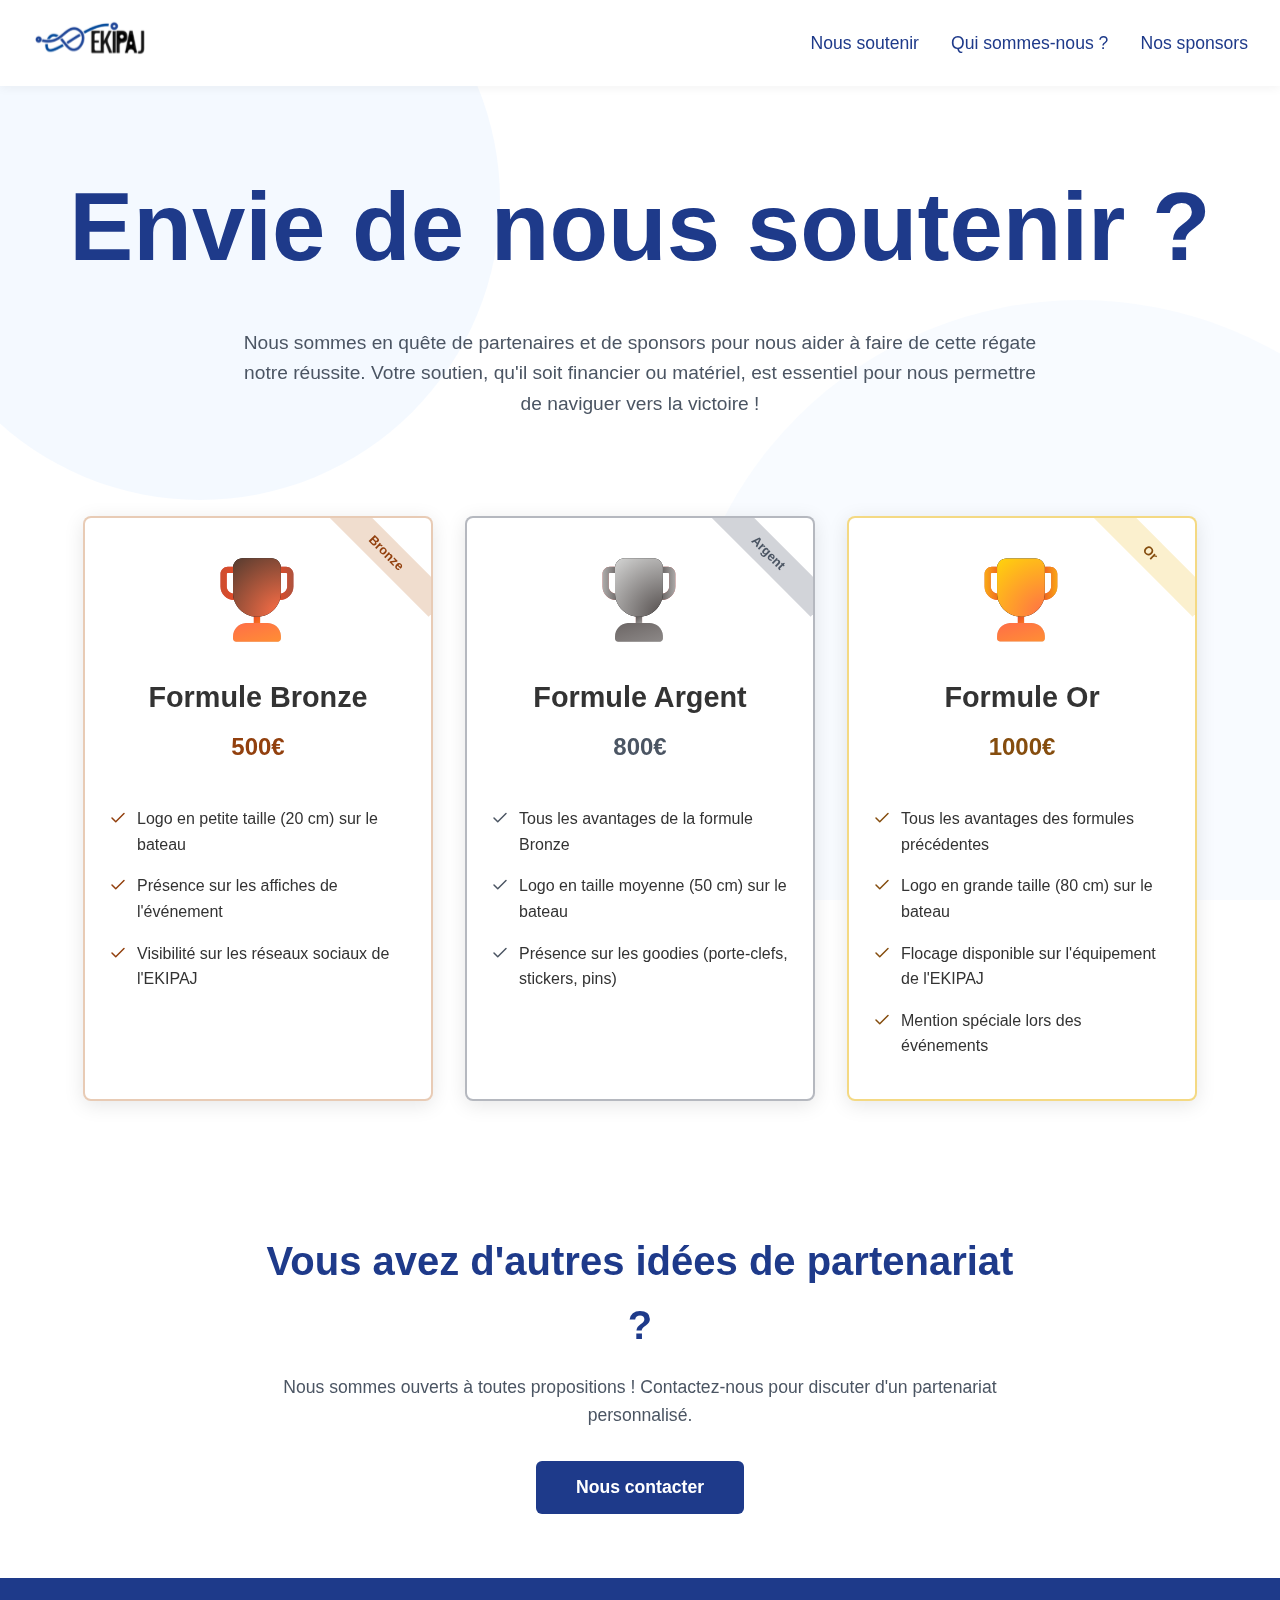
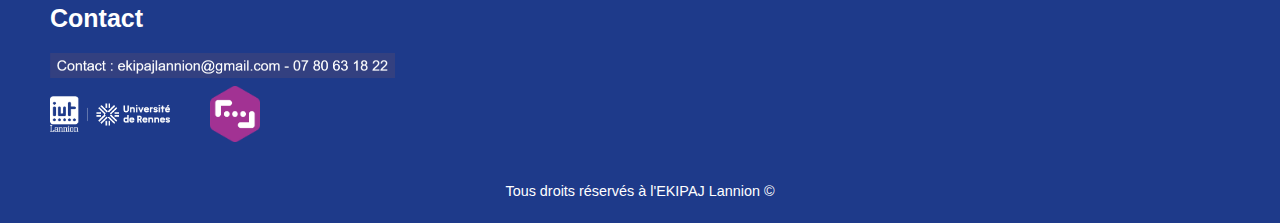
<file: pages/nous-soutenir.html>
<!DOCTYPE html>
<html lang="fr">
<head>
    <meta charset="UTF-8">
    <meta name="viewport" content="width=device-width, initial-scale=1.0">
    <title>EKIPAJ - Régate des IUT</title>
    <link rel="stylesheet" href="../style/style-nous-soutenir.css">
    <link rel="stylesheet" href="../style/nav.css">
    <link rel="stylesheet" href="../style/footer.css">
</head>
<body>
    <div class="background-elements">
        <div class="ellipse ellipse1"></div>
        <div class="ellipse ellipse2"></div>
    </div>

    <header>
        <a href="./index.html">
            <div class="logo-container">
                <img src="../style/img/logo.svg" alt="Logo EKIPAJ">
            </div>
        </a>

        <div class="menu-toggle" id="menu-toggle">
            <div class="hamburger"></div>
        </div>
        <nav class="menu" id="menu">
            <ul>
                <li><a href="./nous-soutenir.html">Nous soutenir</a></li>
                <li><a href="./QuiSommesNous.html">Qui sommes-nous ?</a></li>
                <li><a href="./sponsor.html">Nos sponsors</a></li>
            </ul>
        </nav>
    </header>

    <main>
        <section class="hero">
            <h1 id="headtitle">Envie de nous soutenir ?</h1>
            <p id="headdesc">Nous sommes en quête de partenaires et de sponsors pour nous aider à faire de cette régate notre réussite. Votre soutien, qu'il soit financier ou matériel, est essentiel pour nous permettre de naviguer vers la victoire !</p>
        </section>

        <section class="pricing-section">
            <div class="pricing-container">
                <!-- offre or -->
                <div class="pricing-card bronze">
                    <div class="ribbon">Bronze</div>
                    <div class="card-header">
                        <div class="trophy-container">
                            <img src="../style/img/bronze.svg" alt="Trophée Bronze">
                        </div>
                        <h2>Formule Bronze</h2>
                        <p class="price">500€</p>
                    </div>
                    <div class="card-content">
                        <ul class="benefits-list">
                            <li>
                                <svg class="check-icon" xmlns="http://www.w3.org/2000/svg" viewBox="0 0 24 24" fill="none" stroke="currentColor" stroke-width="2" stroke-linecap="round" stroke-linejoin="round">
                                    <polyline points="20 6 9 17 4 12"></polyline>
                                </svg>
                                <span>Logo en petite taille (20 cm) sur le bateau</span>
                            </li>
                            <li>
                                <svg class="check-icon" xmlns="http://www.w3.org/2000/svg" viewBox="0 0 24 24" fill="none" stroke="currentColor" stroke-width="2" stroke-linecap="round" stroke-linejoin="round">
                                    <polyline points="20 6 9 17 4 12"></polyline>
                                </svg>
                                <span>Présence sur les affiches de l'événement</span>
                            </li>
                            <li>
                                <svg class="check-icon" xmlns="http://www.w3.org/2000/svg" viewBox="0 0 24 24" fill="none" stroke="currentColor" stroke-width="2" stroke-linecap="round" stroke-linejoin="round">
                                    <polyline points="20 6 9 17 4 12"></polyline>
                                </svg>
                                <span>Visibilité sur les réseaux sociaux de l'EKIPAJ</span>
                            </li>
                        </ul>
                    </div>
                </div>

                <!-- offre argent -->
                <div class="pricing-card silver">
                    <div class="ribbon">Argent</div>
                    <div class="card-header">
                        <div class="trophy-container">
                            <img src="../style/img/argent.svg" alt="Trophée Argent">
                        </div>
                        <h2>Formule Argent</h2>
                        <p class="price">800€</p>
                    </div>
                    <div class="card-content">
                        <ul class="benefits-list">
                            <li>
                                <svg class="check-icon" xmlns="http://www.w3.org/2000/svg" viewBox="0 0 24 24" fill="none" stroke="currentColor" stroke-width="2" stroke-linecap="round" stroke-linejoin="round">
                                    <polyline points="20 6 9 17 4 12"></polyline>
                                </svg>
                                <span>Tous les avantages de la formule Bronze</span>
                            </li>
                            <li>
                                <svg class="check-icon" xmlns="http://www.w3.org/2000/svg" viewBox="0 0 24 24" fill="none" stroke="currentColor" stroke-width="2" stroke-linecap="round" stroke-linejoin="round">
                                    <polyline points="20 6 9 17 4 12"></polyline>
                                </svg>
                                <span>Logo en taille moyenne (50 cm) sur le bateau</span>
                            </li>
                            <li>
                                <svg class="check-icon" xmlns="http://www.w3.org/2000/svg" viewBox="0 0 24 24" fill="none" stroke="currentColor" stroke-width="2" stroke-linecap="round" stroke-linejoin="round">
                                    <polyline points="20 6 9 17 4 12"></polyline>
                                </svg>
                                <span>Présence sur les goodies (porte-clefs, stickers, pins)</span>
                            </li>
                        </ul>
                    </div>
                </div>

                <!-- offre or -->
                <div class="pricing-card gold">
                    <div class="ribbon">Or</div>
                    <div class="card-header">
                        <div class="trophy-container">
                            <img src="../style/img/or.svg" alt="Trophée Or">
                        </div>
                        <h2>Formule Or</h2>
                        <p class="price">1000€</p>
                    </div>
                    <div class="card-content">
                        <ul class="benefits-list">
                            <li>
                                <svg class="check-icon" xmlns="http://www.w3.org/2000/svg" viewBox="0 0 24 24" fill="none" stroke="currentColor" stroke-width="2" stroke-linecap="round" stroke-linejoin="round">
                                    <polyline points="20 6 9 17 4 12"></polyline>
                                </svg>
                                <span>Tous les avantages des formules précédentes</span>
                            </li>
                            <li>
                                <svg class="check-icon" xmlns="http://www.w3.org/2000/svg" viewBox="0 0 24 24" fill="none" stroke="currentColor" stroke-width="2" stroke-linecap="round" stroke-linejoin="round">
                                    <polyline points="20 6 9 17 4 12"></polyline>
                                </svg>
                                <span>Logo en grande taille (80 cm) sur le bateau</span>
                            </li>
                            <li>
                                <svg class="check-icon" xmlns="http://www.w3.org/2000/svg" viewBox="0 0 24 24" fill="none" stroke="currentColor" stroke-width="2" stroke-linecap="round" stroke-linejoin="round">
                                    <polyline points="20 6 9 17 4 12"></polyline>
                                </svg>
                                <span>Flocage disponible sur l'équipement de l'EKIPAJ</span>
                            </li>
                            <li>
                                <svg class="check-icon" xmlns="http://www.w3.org/2000/svg" viewBox="0 0 24 24" fill="none" stroke="currentColor" stroke-width="2" stroke-linecap="round" stroke-linejoin="round">
                                    <polyline points="20 6 9 17 4 12"></polyline>
                                </svg>
                                <span>Mention spéciale lors des événements</span>
                            </li>
                        </ul>
                    </div>
                </div>
            </div>
        </section>

        <section class="contact-section">
            <h2>Vous avez d'autres idées de partenariat ?</h2>
            <p>Nous sommes ouverts à toutes propositions ! Contactez-nous pour discuter d'un partenariat personnalisé.</p>
            <button class="cta-button contact-button" onclick="showAlert()">Nous contacter</button>
        </section>
    </main>

    <footer class="footer">
        
        <div class="footer-content">
          <div class="contact-info">
            <h3 style="font-size: 25px; text-align: left;">Contact</h3>
            <div class="contact-item">
                <img style="width: 30%; margin-right: auto;" src="../style/img/informationContact.png" alt="ekipajlannion@gmail.com 0780631822">
            </div>
          </div>
          
          <div class="logos">
            <a href="https://iut-lannion.univ-rennes.fr/">
            <div class="logo-container">
              <img src="../style/img/tmp_IUT_lannion_UR_logo_web_blanc.png" alt="Logo et lien vers le site de l'IUT de lannion" class="logo" id="iut-logo">
              <span class="logo-tooltip">IUT de Lannion</span>
            </div>
            </a>
            <a href="https://iut-lannion.univ-rennes.fr/metiers-du-multimedia-et-de-linternet"></a>
            <div id="mmilogo" class="logo-container">
              <img src="../style/img/mmi.png" alt="Logo et lien vers formation MMI de l'IUT de Lannion" class="logo" id="mmi-logo">
              <span class="logo-tooltip">Formation MMI</span>
            </div>
            </a>
          </div>
        </div>
        
        <div class="copyright">
          <p>Tous droits réservés à l'EKIPAJ Lannion &copy; <span id="year"></span></p>
        </div>
    </footer>

    <script src="../script.js"></script>
</body>
</html>
</file>
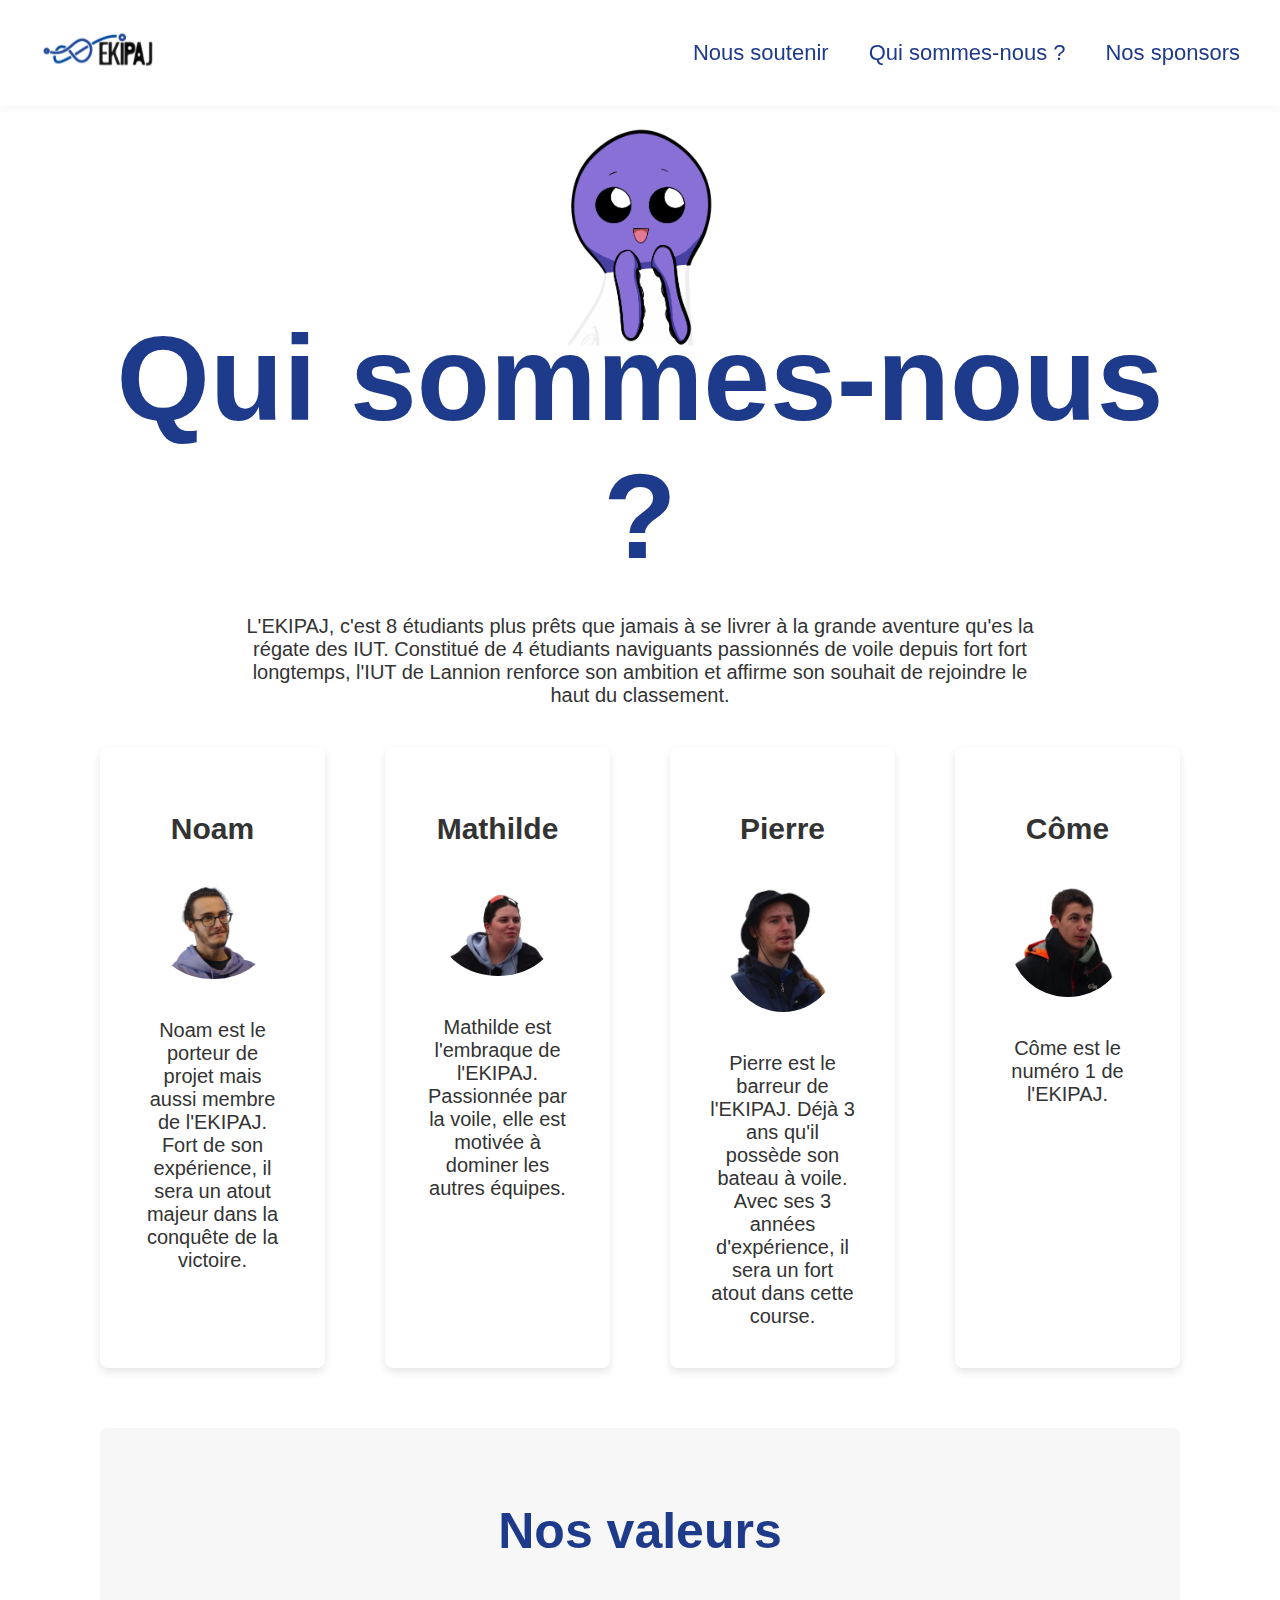
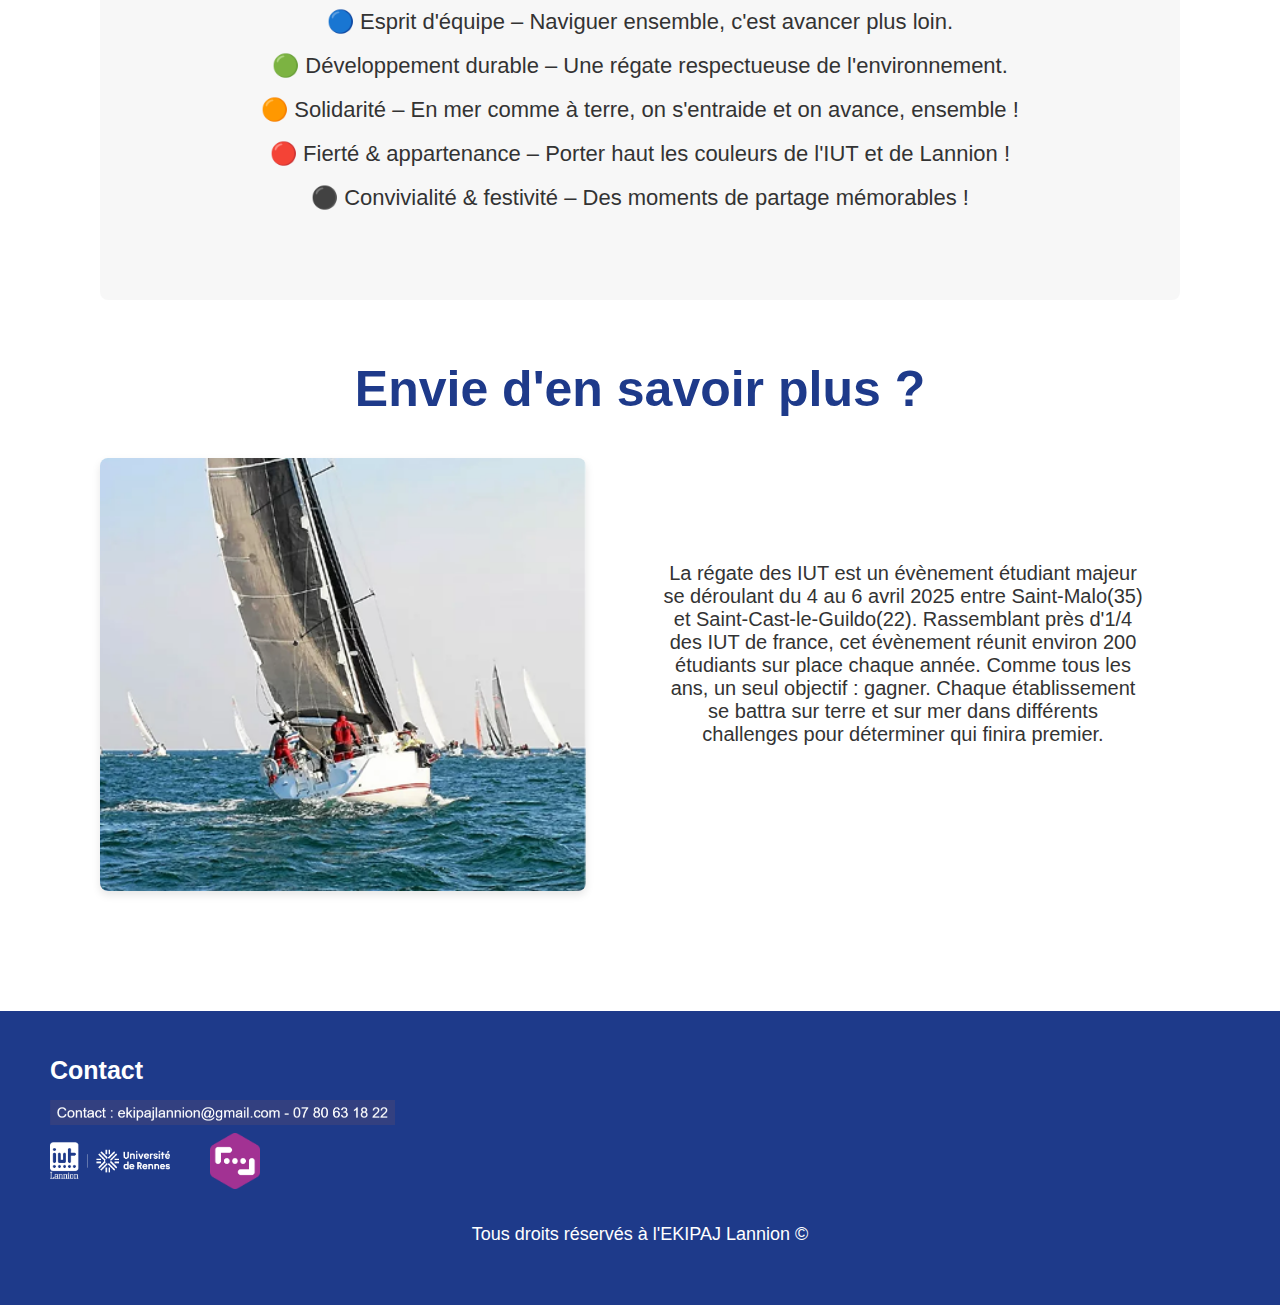
<file: pages/QuiSommesNous.html>
<!DOCTYPE html>
<html lang="fr">
<head>
    <meta charset="UTF-8">
    <meta name="viewport" content="width=device-width, initial-scale=1.0">
    <title>EKIPAJ - Régate des IUT</title>
    <link rel="stylesheet" href="../style/style-QuiSommesNous.css">
    <link rel="stylesheet" href="../style/nav.css">
    <link rel="stylesheet" href="../style/footer.css">
</head>

<body>
<div class="background-elements">
    <div class="ellipse ellipse1"></div>
    <div class="ellipse ellipse2"></div>
</div>

<header>
    <a href="./index.html">
        <div class="logo-container">
            <img src="../style/img/logo.svg" alt="Logo">
        </div>
    </a>

    <div class="menu-toggle" id="menu-toggle">
        <div class="hamburger"></div>
    </div>
    <nav class="menu" id="menu">
        <ul>
            <li><a href="./nous-soutenir.html">Nous soutenir</a></li>
            <li><a href="./QuiSommesNous.html">Qui sommes-nous ?</a></li>
            <li><a href="./sponsor.html">Nos sponsors</a></li>
        </ul>
    </nav>
</header>

<main>
    <section id="quiSommesNousSection">
        <img class="ploupe" src="../style/img/PLOUPE.png" alt="">
        <div class="content">
            <h1 id="headTitle">Qui sommes-nous ?</h1>
            <p>L'EKIPAJ, c'est 8 étudiants plus prêts que jamais à se livrer à la grande aventure qu'es la régate des IUT. Constitué de 4 étudiants naviguants passionnés de voile depuis fort fort longtemps, l'IUT de Lannion renforce son ambition et affirme son souhait de rejoindre le haut du classement.</p>
        </div>
    </section>

    <div class="team-container">
        <section id="Noam" class="team-member">
            <h2>Noam</h2>
            <img src="../style/img/photo_noam.png" alt="Photo de Noam">
            <p>Noam est le porteur de projet mais aussi membre de l'EKIPAJ. Fort de son expérience, il sera un atout majeur dans la conquête de la victoire.</p>
        </section>

        <section id="Mathilde" class="team-member">
            <h2>Mathilde</h2>
            <img src="../style/img/photo_mathilde.png" alt="Photo de Mathilde">
            <p>Mathilde est l'embraque de l'EKIPAJ. Passionnée par la voile, elle est motivée à dominer les autres équipes.</p>    
        </section>

        <section id="Pierre" class="team-member">
            <h2>Pierre</h2>
            <img src="../style/img/photo_pierre.png" alt="Photo de Pierre">
            <p>Pierre est le barreur de l'EKIPAJ. Déjà 3 ans qu'il possède son bateau à voile. Avec ses 3 années d'expérience, il sera un fort atout dans cette course.</p>
        </section>

        <section id="Côme" class="team-member">
            <h2>Côme</h2>
            <img src="../style/img/photo_come.png" alt="Photo de Côme">
            <p>Côme est le numéro 1 de l'EKIPAJ.</p>
        </section>
    </div>

    <section id="nos-valeurs">
        <h1>Nos valeurs</h1>
        <div class="values-container">
            <p>
                🔵 Esprit d'équipe – Naviguer ensemble, c'est avancer plus loin. <br>
                🟢 Développement durable – Une régate respectueuse de l'environnement. <br>
                🟠 Solidarité – En mer comme à terre, on s'entraide et on avance, ensemble ! <br>
                🔴 Fierté & appartenance – Porter haut les couleurs de l'IUT et de Lannion ! <br>
                ⚫ Convivialité & festivité – Des moments de partage mémorables !
            </p>
        </div>
    </section>

    <section id="en-savoir-plus">
        <h1>Envie d'en savoir plus ?</h1>
        <div class="info-container">
            <img src="../style/img/imageVoile1.png" alt="Image de voile">
            <p>La régate des IUT est un évènement étudiant majeur se déroulant du 4 au 6 avril 2025 entre Saint-Malo(35) et Saint-Cast-le-Guildo(22). Rassemblant près d'1/4 des IUT de france, cet évènement réunit environ 200 étudiants sur place chaque année. Comme tous les ans, un seul objectif : gagner. Chaque établissement se battra sur terre et sur mer dans différents challenges pour déterminer qui finira premier.</p>
        </div>
    </section>
</main>

<footer class="footer">
        
    <div class="footer-content">
      <div class="contact-info">
        <h3 style="font-size: 25px; text-align: left;">Contact</h3>
        <div class="contact-item">
            <img style="width: 30%; margin-right: auto;" src="../style/img/informationContact.png" alt="ekipajlannion@gmail.com 0780631822">
        </div>
      </div>
      
      <div class="logos">
        <a href="https://iut-lannion.univ-rennes.fr/">
        <div class="logo-container">
          <img src="../style/img/tmp_IUT_lannion_UR_logo_web_blanc.png" alt="Logo et lien vers le site de l'IUT de lannion" class="logo" id="iut-logo">
          <span class="logo-tooltip">IUT de Lannion</span>
        </div>
        </a>
        <a href="https://iut-lannion.univ-rennes.fr/metiers-du-multimedia-et-de-linternet"></a>
        <div id="mmilogo" class="logo-container">
          <img src="../style/img/mmi.png" alt="Logo et lien vers formation MMI de l'IUT de Lannion" class="logo" id="mmi-logo">
          <span class="logo-tooltip">Formation MMI</span>
        </div>
        </a>
      </div>
    </div>
    
    <div class="copyright">
      <p>Tous droits réservés à l'EKIPAJ Lannion &copy; <span id="year"></span></p>
    </div>
</footer>

<script src="../script.js"></script>
</body>
</html>
</file>
<file: style/style-nous-soutenir.css>
* {
    margin: 0;
    padding: 0;
    box-sizing: border-box;
}

body {
    font-family: 'Poppins', sans-serif;
    line-height: 1.6;
    color: #333;
    background-color: #fff;
    position: relative;
    overflow-x: hidden;
}

.background-elements {
    position: fixed;
    top: 0;
    left: 0;
    width: 100%;
    height: 100%;
    z-index: -1;
    overflow: hidden;
}

.ellipse {
    position: absolute;
    border-radius: 50%;
}

.ellipse1 {
    width: 600px;
    height: 600px;
    background-color: rgba(219, 234, 254, 0.3);
    top: -100px;
    left: -100px;
}

.ellipse2 {
    width: 800px;
    height: 800px;
    background-color: rgba(219, 234, 254, 0.2);
    bottom: -200px;
    right: -200px;
}

.hero {
    text-align: center;
    padding: 4rem 1rem;
    max-width: 1200px;
    margin: 0 auto;
}

#headtitle {
    font-family: 'League Gothic', sans-serif;
    font-size: 6rem;
    color: #1e3a8a;
    margin-bottom: 1.5rem;
}

#headdesc {
    font-size: 1.2rem;
    max-width: 800px;
    margin: 0 auto;
    color: #4b5563;
}


.pricing-section {
    padding: 2rem 1rem 4rem;
    max-width: 1200px;
    margin: 0 auto;
}

.pricing-container {
    display: flex;
    flex-wrap: wrap;
    justify-content: center;
    gap: 2rem;
}

.pricing-card {
    flex: 1;
    min-width: 300px;
    max-width: 350px;
    background-color: white;
    border-radius: 8px;
    box-shadow: 0 4px 20px rgba(0, 0, 0, 0.1);
    overflow: hidden;
    position: relative;
    transition: transform 0.3s ease, box-shadow 0.3s ease;
    display: flex;
    flex-direction: column;
}

.pricing-card:hover {
    transform: translateY(-10px);
    box-shadow: 0 10px 30px rgba(0, 0, 0, 0.15);
}

.ribbon {
    position: absolute;
    top: 20px;
    right: -30px;
    transform: rotate(45deg);
    width: 150px;
    text-align: center;
    padding: 5px 0;
    font-size: 0.8rem;
    font-weight: 600;
    z-index: 1;
}

/* Bronze Card */
.pricing-card.bronze {
    border: 2px solid rgba(180, 83, 9, 0.3);
}

.pricing-card.bronze .ribbon {
    background-color: rgba(180, 83, 9, 0.2);
    color: #92400e;
}

.pricing-card.bronze .check-icon {
    color: #92400e;
}

/* Silver Card */
.pricing-card.silver {
    border: 2px solid rgba(107, 114, 128, 0.5);
}

.pricing-card.silver .ribbon {
    background-color: rgba(107, 114, 128, 0.3);
    color: #4b5563;
}

.pricing-card.silver .check-icon {
    color: #4b5563;
}

/* Gold Card */
.pricing-card.gold {
    border: 2px solid rgba(234, 179, 8, 0.5);
}

.pricing-card.gold .ribbon {
    background-color: rgba(234, 179, 8, 0.2);
    color: #854d0e;
}

.pricing-card.gold .check-icon {
    color: #854d0e;
}

/* Card Components */
.card-header {
    padding: 2rem 1.5rem 1rem;
    text-align: center;
}

.trophy-container {
    width: 100px;
    height: 100px;
    margin: 0 auto 1.5rem;
}

.trophy-container img {
    width: 100%;
    height: 100%;
    object-fit: contain;
}

.card-header h2 {
    font-family: 'League Gothic', sans-serif;
    font-size: 1.8rem;
    margin-bottom: 0.5rem;
}

.price {
    font-size: 1.5rem;
    font-weight: 600;
}

.pricing-card.bronze .price {
    color: #92400e;
}

.pricing-card.silver .price {
    color: #4b5563;
}

.pricing-card.gold .price {
    color: #854d0e;
}

.card-content {
    padding: 1.5rem;
    flex-grow: 1;
}

.benefits-list {
    list-style: none;
}

.benefits-list li {
    display: flex;
    align-items: flex-start;
    margin-bottom: 1rem;
}

.check-icon {
    width: 18px;
    height: 18px;
    margin-right: 10px;
    margin-top: 3px;
    flex-shrink: 0;
}

.card-footer {
    padding: 1.5rem;
}

/* Buttons */
.cta-button {
    display: block;
    width: 100%;
    padding: 0.8rem 1.5rem;
    border: none;
    border-radius: 6px;
    font-family: 'Poppins', sans-serif;
    font-weight: 600;
    font-size: 1rem;
    cursor: pointer;
    transition: background-color 0.3s ease;
    color: white;
}

.bronze-button {
    background-color: #92400e;
}

.bronze-button:hover {
    background-color: #78350f;
}

.silver-button {
    background-color: #6b7280;
}

.silver-button:hover {
    background-color: #4b5563;
}

.gold-button {
    background-color: #b45309;
}

.gold-button:hover {
    background-color: #92400e;
}

/* Contact Section */
.contact-section {
    text-align: center;
    padding: 4rem 1rem;
    max-width: 800px;
    margin: 0 auto;
}

.contact-section h2 {
    font-family: 'League Gothic', sans-serif;
    font-size: 2.5rem;
    color: #1e3a8a;
    margin-bottom: 1rem;
}

.contact-section p {
    font-size: 1.1rem;
    margin-bottom: 2rem;
    color: #4b5563;
}

.contact-button {
    background-color: #1e3a8a;
    display: inline-block;
    width: auto;
    padding: 1rem 2.5rem;
    font-size: 1.1rem;
}

.contact-button:hover {
    background-color: #1e40af;
}

/* Footer */
footer {
    background-color: #1e3a8a;
    color: white;
    padding: 2rem;
    text-align: center;
}

.contact-info p {
    margin-bottom: 0.5rem;
}

@media (max-width: 768px) {
    html, body {
        overflow-x: hidden;
        width: 100%;
      }
}

@media (max-width: 480px) {
    #headtitle {
        font-size: 2.5rem;
    }

    #headdesc {
        font-size: 1rem;
    }

    .contact-section h2 {
        font-size: 2rem;
    }

    .contact-section p {
        font-size: 1rem;
    }

    .card-header h2 {
        font-size: 1.5rem;
    }

    .price {
        font-size: 1.3rem;
    }
}
</file>
<file: style/nav.css>
header {
    display: flex;
    justify-content: space-between;
    align-items: center;
    padding: 1rem 2rem;
    background-color: rgb(255, 255, 255);
    backdrop-filter: blur(8px);
    position: sticky;
    top: 0;
    z-index: 100;
    box-shadow: 0 2px 10px rgba(0, 0, 0, 0.05);
  }
  
  /* Logo */
  .logo-container {
    width: 120px;
  }
  
  .logo-container img {
    width: 100%;
    height: auto;
  }

  #mmilogo {
    width: 50px;
  }
  
  /* Menu principal (Desktop) */
  .menu {
    display: flex;
  }
  
  .menu ul {
    display: flex;
    list-style: none;
    gap: 2rem;
  }
  
  .menu ul li a {
    text-decoration: none;
    color: #1e3a8a;
    font-weight: 500;
    font-size: 1.1rem;
    transition: color 0.3s ease;
  }
  
  .menu ul li a:hover {
    color: #3b82f6;
  }
  
  /* Menu toggle (Mobile) */
  .menu-toggle {
    display: none;
    cursor: pointer;
  }
  
  /* Styles responsives */
  @media (max-width: 768px) {
    /* Ajustements pour le logo sur mobile */
    .logo-container {
      width: 80px;
    }
  
    /* Menu mobile */
    .menu {
      position: fixed;
      top: 0;
      right: -100%;
      width: 70%;
      height: 100vh;
      background-color: white;
      box-shadow: -5px 0 15px rgba(0, 0, 0, 0.1);
      transition: right 0.3s ease;
      padding: 5rem 2rem 2rem;
      z-index: 90;
    }
  
    .menu.active {
      right: 0;
    }
  
    .menu ul {
      flex-direction: column;
      gap: 1.5rem;
    }
  
    /* Affichage du menu toggle sur mobile */
    .menu-toggle {
      display: block;
      width: 24px;
      height: 24px;
      position: relative;
      z-index: 100;
    }
  
    .hamburger,
    .hamburger::before,
    .hamburger::after {
      content: "";
      display: block;
      width: 24px;
      height: 2px;
      background-color: #1e3a8a;
      position: absolute;
      transition: all 0.3s ease-in-out;
    }
  
    .hamburger {
      top: 50%;
      transform: translateY(-50%);
    }
  
    .hamburger::before {
      top: -6px;
    }
  
    .hamburger::after {
      bottom: -6px;
    }
  
    /* Animation du burger en "X" */
    .menu-toggle.active .hamburger {
      background-color: transparent;
    }
  
    .menu-toggle.active .hamburger::before {
      transform: translateY(6px) rotate(45deg);
    }
  
    .menu-toggle.active .hamburger::after {
      transform: translateY(-6px) rotate(-45deg);
    }
  }
  
  @media (max-width: 480px) {
    header {
      padding: 0.8rem 1rem;
    }
  
    .menu ul li a {
      font-size: 1rem;
    }
  }
</file>
<file: style/footer.css>
footer {
  background-color: #1e3a8a;
  color: white;
  padding: 20px;
  text-align: center;
}

/* Styles pour le footer */
.footer {
  position: relative;
  min-height: 100px;
  padding: 20px 50px;
  display: flex;
  flex-direction: column;
  justify-content: center;
  align-items: center;
  color: white;
  font-family: 'Arial', sans-serif;
}

.footer-content {
  display: flex;
  justify-content: space-between;
  align-items: flex-start;
  width: 100%;
  margin-bottom: 20px;
  flex-wrap: wrap;
}


.contact-info {
  margin-right: 30px;
}

.contact-info h3 {
  margin-bottom: 15px;
  font-size: 1.2rem;
}

.contact-item {
  display: flex;
  align-items: center;
  margin-bottom: 8px;
  flex-direction: column;
}

.contact-item i {
  margin-right: 10px;
  font-size: 16px;
}

.contact-item a {
  color: white;
  text-decoration: none;
  transition: color 0.3s;
}

.contact-item a:hover {
  color: #f0f0f0;
  text-decoration: underline;
}

.logos {
  display: flex;
  align-items: center;
  gap: 20px;
}

.logo-container {
  position: relative;
  display: inline-block;
}

.logo {
  height: 60px;
  width: auto;
  transition: transform 0.3s;
}

.logo:hover {
  transform: scale(1.05);
}

.logo-tooltip {
  position: absolute;
  bottom: -30px;
  left: 50%;
  transform: translateX(-50%);
  background-color: rgba(0, 0, 0, 0.7);
  color: white;
  padding: 5px 10px;
  border-radius: 4px;
  font-size: 12px;
  opacity: 0;
  visibility: hidden;
  transition: opacity 0.3s, visibility 0.3s;
  white-space: nowrap;
}

.logo-container:hover .logo-tooltip {
  opacity: 1;
  visibility: visible;
}

.copyright {
  margin-top: 10px;
  font-size: 0.9rem;
  text-align: center;
}


@media (max-width: 768px) {
  .footer {
    padding: 20px;
  }
  
  .footer-content {
    flex-direction: column;
    align-items: center;
  }

  .footer {
    padding: 20px;
  }
  
  .footer-content {
    flex-direction: column;
    align-items: center;
  }
  
  .contact-info {
    margin-right: 0;
    margin-bottom: 20px;
    text-align: center;
  }
  
  .logos {
    margin-bottom: 20px;
  }
}
</file>
<file: style/style-QuiSommesNous.css>
/* Base styles */
:root {
    --primary-color: #0066cc;
    --secondary-color: #333;
    --text-color: #333;
    --background-color: #fff;
    --spacing-sm: 0.5rem;
    --spacing-md: 1rem;
    --spacing-lg: 2rem;
    --spacing-xl: 3rem;
    --border-radius: 8px;
}

html, body {
    overflow-x: hidden;
    width: 100%;
}

html {
    font-size: 16px;
    box-sizing: border-box;
}

*, *:before, *:after {
    box-sizing: inherit;
}

body {
    font-family: Arial, sans-serif;
    color: var(--text-color);
    margin: 0;
    padding: 0;
}

#headTitle {
    font-family: 'League Gothic', sans-serif;
    font-size: 6rem;
    color: #1e3a8a;
    margin-top: 0px ;
    margin-bottom: 1.5rem;
}

main {
    max-width: 1200px;
    margin: 0 auto;
    padding: var(--spacing-md);
}

h1 {
    font-family: 'League Gothic', sans-serif;
    font-size: 2.5rem;
    color: #1e3a8a;
    text-align: center;
    margin-bottom: var(--spacing-lg);
}

h2 {
    font-size: 1.5rem;
    text-align: center;
    margin-bottom: var(--spacing-md);
}

p {
    text-align: center;
    margin: 0 auto var(--spacing-lg);
    max-width: 800px;
}

/* Team section */
.team-container {
    display: grid;
    grid-template-columns: 1fr;
    gap: var(--spacing-xl);
    margin-bottom: var(--spacing-xl);
}

.team-member {
    display: flex;
    flex-direction: column;
    align-items: center;
    padding: var(--spacing-lg);
    border-radius: var(--border-radius);
    box-shadow: 0 4px 8px rgba(0, 0, 0, 0.1);
    transition: transform 0.3s ease;
}

.team-member:hover {
    transform: translateY(-5px);
}

.team-member img {
    width: 80%;
    max-width: 300px;
    height: auto;
    border-radius: 50%;
    margin: var(--spacing-md) 0;
    object-fit: cover;
}

.team-member p {
    text-align: center;
    margin: var(--spacing-md) 0 0;
}

/* Values section */
#nos-valeurs {
    margin: var(--spacing-xl) 0;
    padding: var(--spacing-lg);
    background-color: rgba(240, 240, 240, 0.5);
    border-radius: var(--border-radius);
}

.values-container p {
    font-size: 1.1rem;
    line-height: 2;
}

/* Info section */
#en-savoir-plus {
    margin: var(--spacing-xl) 0;
}

.info-container {
    display: flex;
    flex-direction: column;
    align-items: center;
    gap: var(--spacing-lg);
}

.info-container img {
    width: 100%;
    max-width: 500px;
    height: auto;
    border-radius: var(--border-radius);
    box-shadow: 0 4px 8px rgba(0, 0, 0, 0.1);
}

.ploupe {
    rotate: -90deg;
    width: 20%;
    height: auto;
    display: flex;
    justify-self : center;
}


/* Media Queries */
@media (min-width: 576px) {
    html {
        font-size: 17px;
    }
    
    .info-container {
        flex-direction: row;
        align-items: center;
        justify-content: center;
    }
    
    .info-container img {
        width: 45%;
    }
    
    .info-container p {
        width: 45%;
    }
}

@media (min-width: 768px) {

    html {
        font-size: 18px;
    }
    
    .team-container {
        grid-template-columns: repeat(2, 1fr);
    }
    
    .team-member img {
        width: 70%;
    }
}

@media (min-width: 992px) {
    html {
        font-size: 19px;
    }
    
    .team-container {
        grid-template-columns: repeat(4, 1fr);
    }
    
    .team-member img {
        width: 80%;
    }
    
}

@media (min-width: 1200px) {
    html {
        font-size: 20px;
    }
    
    main {
        padding: var(--spacing-xl);
    }
}
</file>
